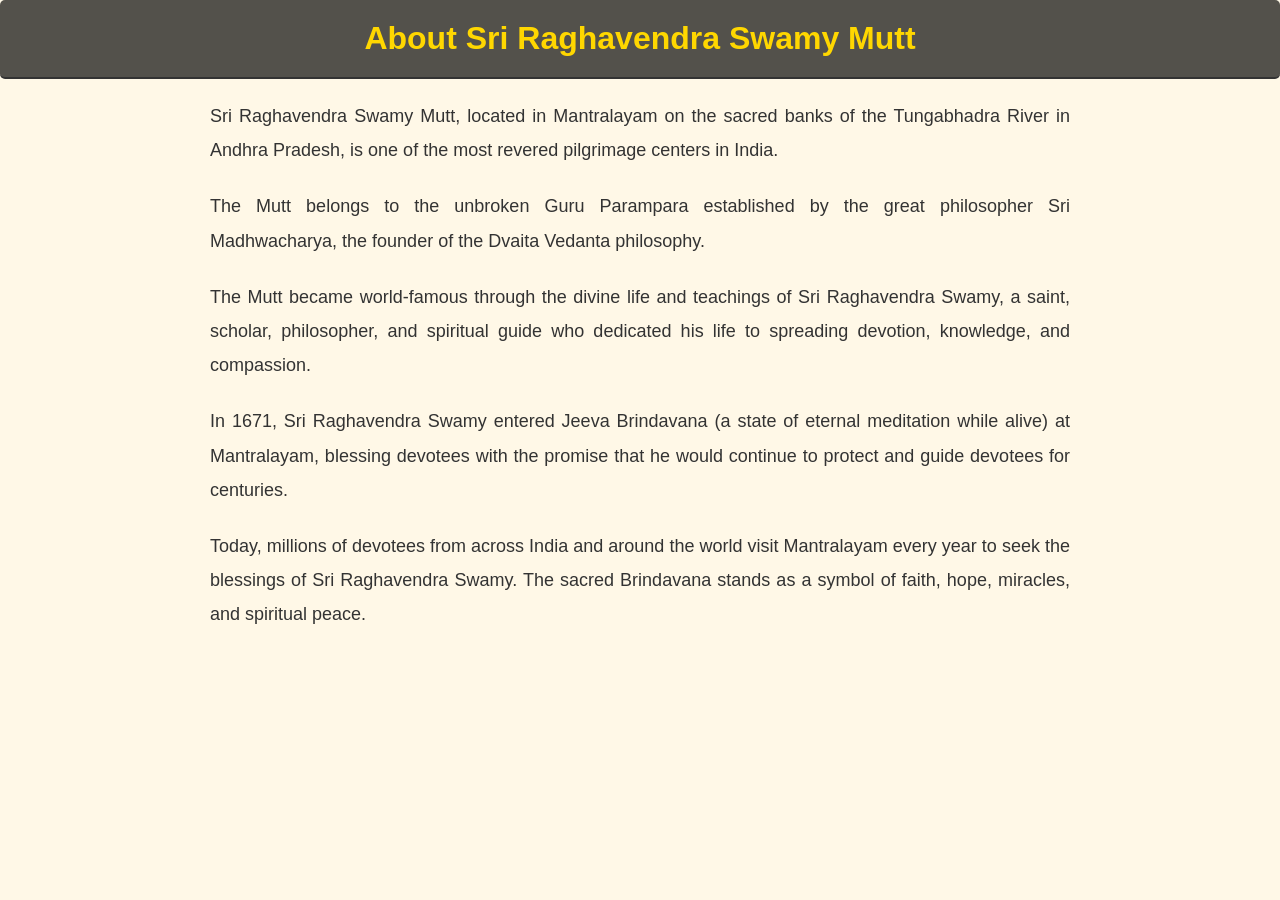
<file: about.html>
<!DOCTYPE html>
<html>
<head>
    <meta charset="UTF-8">
    <title>My Web Page</title>
    <link rel="stylesheet" type="text/css" href="style.css">
</head>
<body>
    <h1 id="Hh1">About Sri Raghavendra Swamy Mutt</h1>
    <div class="history-content">
    <p>Sri Raghavendra Swamy Mutt, located in Mantralayam on the sacred banks of the Tungabhadra River in Andhra Pradesh, is one of the most revered pilgrimage centers in India.</p>

    <p>The Mutt belongs to the unbroken Guru Parampara established by the great philosopher Sri Madhwacharya, the founder of the Dvaita Vedanta philosophy.</p>

    <p>The Mutt became world-famous through the divine life and teachings of Sri Raghavendra Swamy, a saint, scholar, philosopher, and spiritual guide who dedicated his life to spreading devotion, knowledge, and compassion.</p>

    <p>In 1671, Sri Raghavendra Swamy entered Jeeva Brindavana (a state of eternal meditation while alive) at Mantralayam, blessing devotees with the promise that he would continue to protect and guide devotees for centuries.</p>

    <p>Today, millions of devotees from across India and around the world visit Mantralayam every year to seek the blessings of Sri Raghavendra Swamy. The sacred Brindavana stands as a symbol of faith, hope, miracles, and spiritual peace.</p>
</div>
</file>
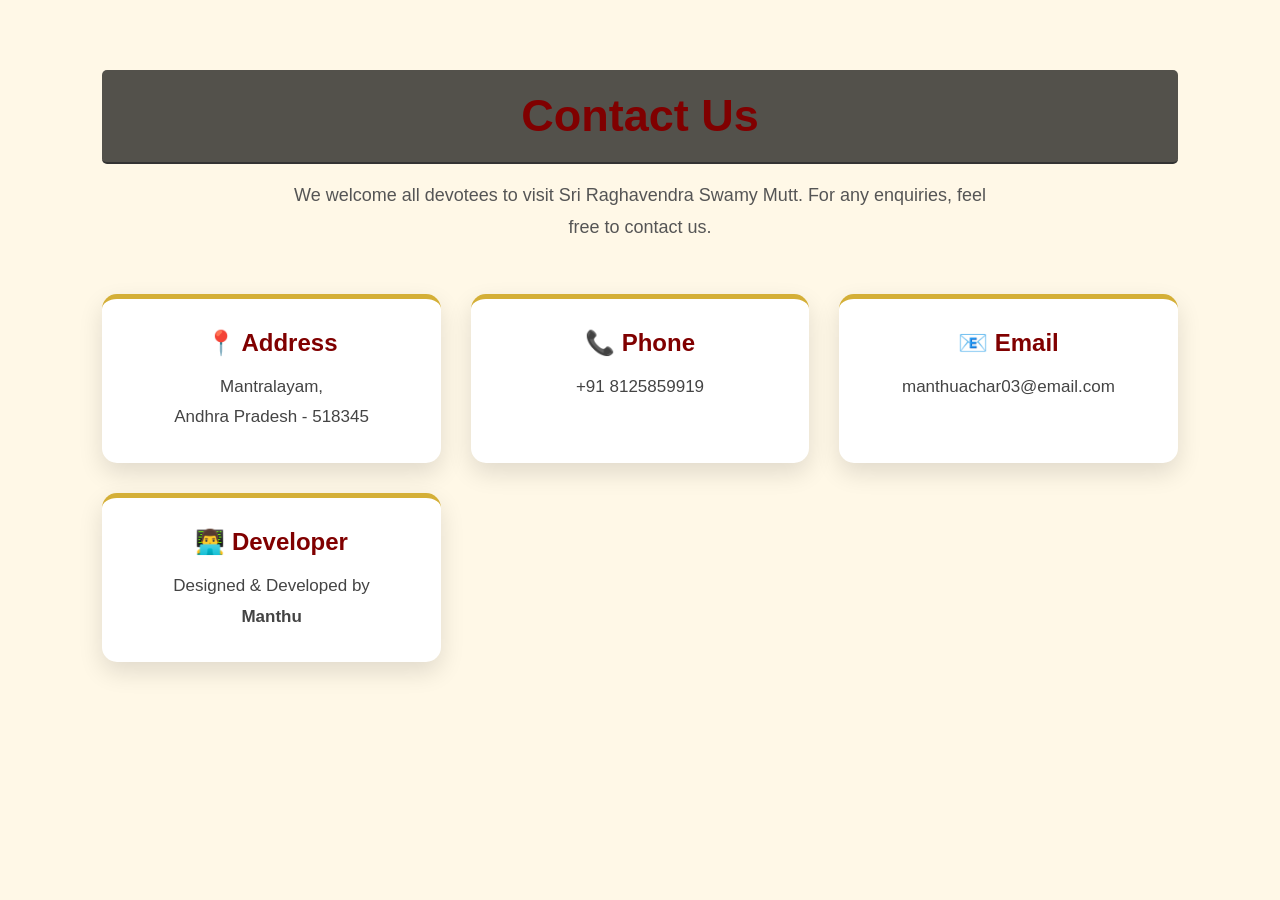
<file: contact.html>
<!DOCTYPE html>
<html>
<head>
    <meta charset="UTF-8">
    <title>My Web Page</title>
    <link rel="stylesheet" type="text/css" href="style.css">
</head>
<body>
        <script src="script.js"></script>
        <section class="contact">

    <h1>Contact Us</h1>
    <p class="contact-text">
        We welcome all devotees to visit Sri Raghavendra Swamy Mutt. For any enquiries,
        feel free to contact us.
    </p>

    <div class="contact-container">

        <div class="contact-card">
            <h2>📍 Address</h2>
            <p>Mantralayam,<br>Andhra Pradesh - 518345</p>
        </div>

        <div class="contact-card">
            <h2>📞 Phone</h2>
            <p>+91 8125859919</p>
        </div>

        <div class="contact-card">
            <h2>📧 Email</h2>
            <p>manthuachar03@email.com</p>
        </div>

        <div class="contact-card">
            <h2>👨‍💻 Developer</h2>
            <p>Designed & Developed by <br><strong>Manthu</strong></p>
        </div>

    </div>

</section>
</body>
</html>
</file>
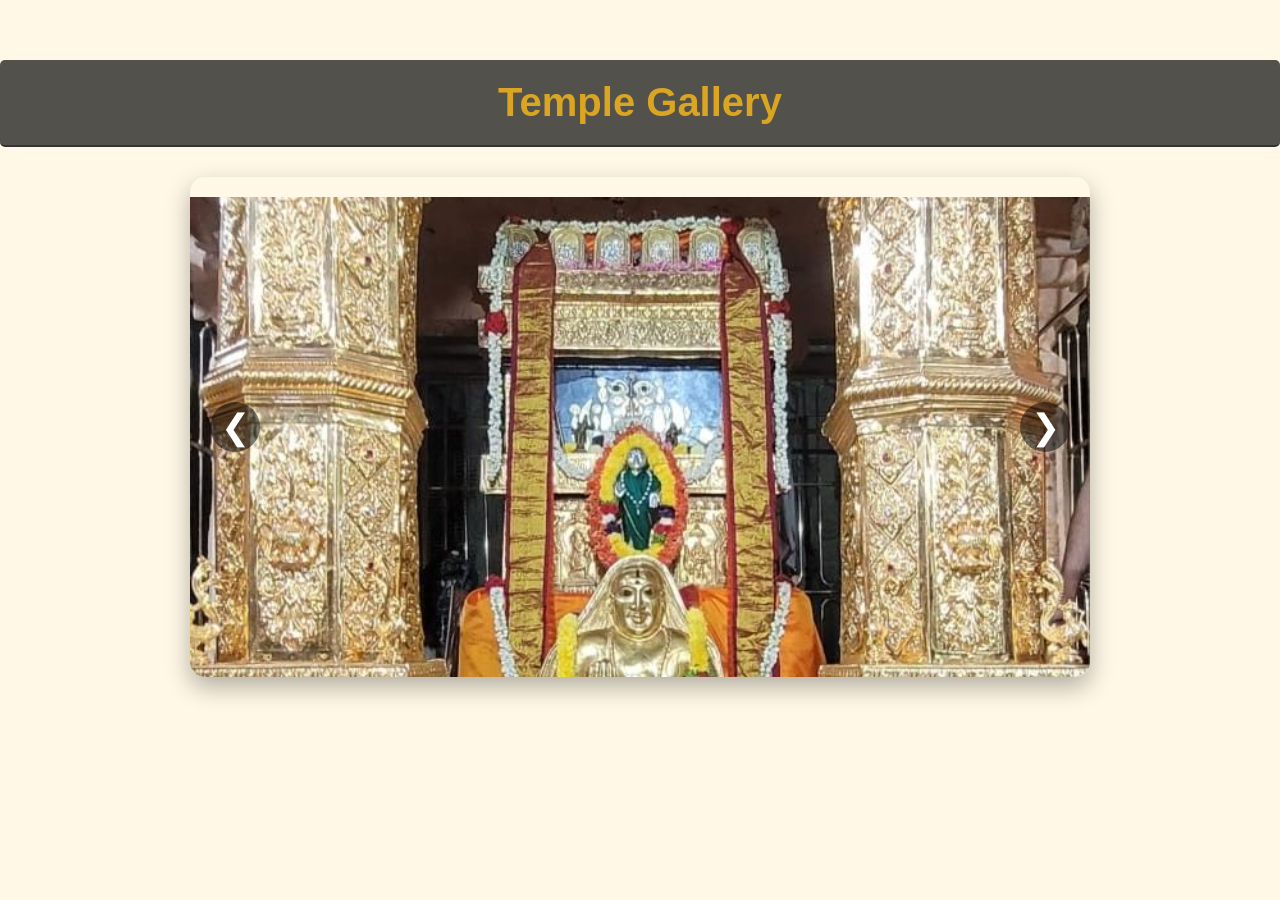
<file: gallery.html>
<!DOCTYPE html>
<html>
<head>
    <meta charset="UTF-8">
    <title>My Web Page</title>
    <link rel="stylesheet" type="text/css" href="style.css">
</head>
<body>
    <script src="script.js"></script>
<section class="gallery">

    <h1>Temple Gallery</h1>

    <div class="slider">

        <button class="prev">&#10094;</button>

        <div class="slides">

            <img src="WhatsApp Image 2026-07-05 at 3.17.50 PM.jpeg" class="slide active">
            <img src="WhatsApp Image 2026-07-05 at 3.29.15 PM.jpeg" class="slide">
            <img src="WhatsApp Image 2026-07-05 at 3.29.14 PM.jpeg" class="slide">
            <img src="WhatsApp Image 2026-07-05 at 3.17.52 PM (1).jpeg" class="slide">
            <img src="WhatsApp Image 2026-07-05 at 3.17.52 PM.jpeg" class="slide">

        </div>

        <button class="next">&#10095;</button>

    </div>

</section>
</body>
</html>
</file>
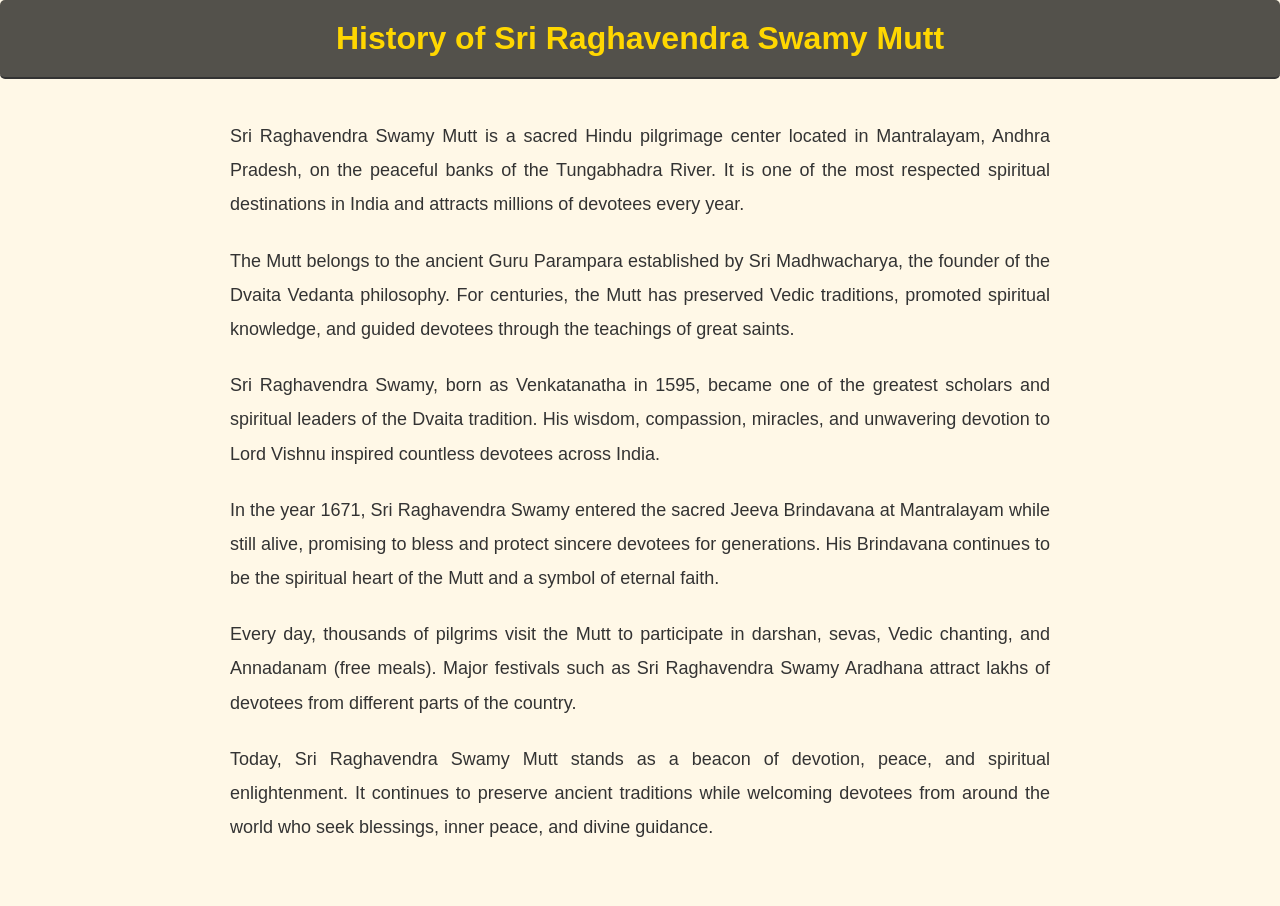
<file: history.html>
<!DOCTYPE html>
<html>
    <head>
        <meta charset="UTF-8">
        <title>My Web Page</title>
        <link rel="stylesheet" type="text/css" href="style.css">
    
    </head>
    <body>
        <h1 id="Hh2">History of Sri Raghavendra Swamy Mutt</h1>
        <div class="history-content">
           <div class="history-content">

    <p>
        Sri Raghavendra Swamy Mutt is a sacred Hindu pilgrimage center located in Mantralayam, Andhra Pradesh, on the peaceful banks of the Tungabhadra River. It is one of the most respected spiritual destinations in India and attracts millions of devotees every year.
    </p>

    <p>
        The Mutt belongs to the ancient Guru Parampara established by Sri Madhwacharya, the founder of the Dvaita Vedanta philosophy. For centuries, the Mutt has preserved Vedic traditions, promoted spiritual knowledge, and guided devotees through the teachings of great saints.
    </p>

    <p>
        Sri Raghavendra Swamy, born as Venkatanatha in 1595, became one of the greatest scholars and spiritual leaders of the Dvaita tradition. His wisdom, compassion, miracles, and unwavering devotion to Lord Vishnu inspired countless devotees across India.
    </p>

    <p>
        In the year 1671, Sri Raghavendra Swamy entered the sacred Jeeva Brindavana at Mantralayam while still alive, promising to bless and protect sincere devotees for generations. His Brindavana continues to be the spiritual heart of the Mutt and a symbol of eternal faith.
    </p>

    <p>
        Every day, thousands of pilgrims visit the Mutt to participate in darshan, sevas, Vedic chanting, and Annadanam (free meals). Major festivals such as Sri Raghavendra Swamy Aradhana attract lakhs of devotees from different parts of the country.
    </p>

    <p>
        Today, Sri Raghavendra Swamy Mutt stands as a beacon of devotion, peace, and spiritual enlightenment. It continues to preserve ancient traditions while welcoming devotees from around the world who seek blessings, inner peace, and divine guidance.
    </p>

</div>
    </body>
</html>
</file>
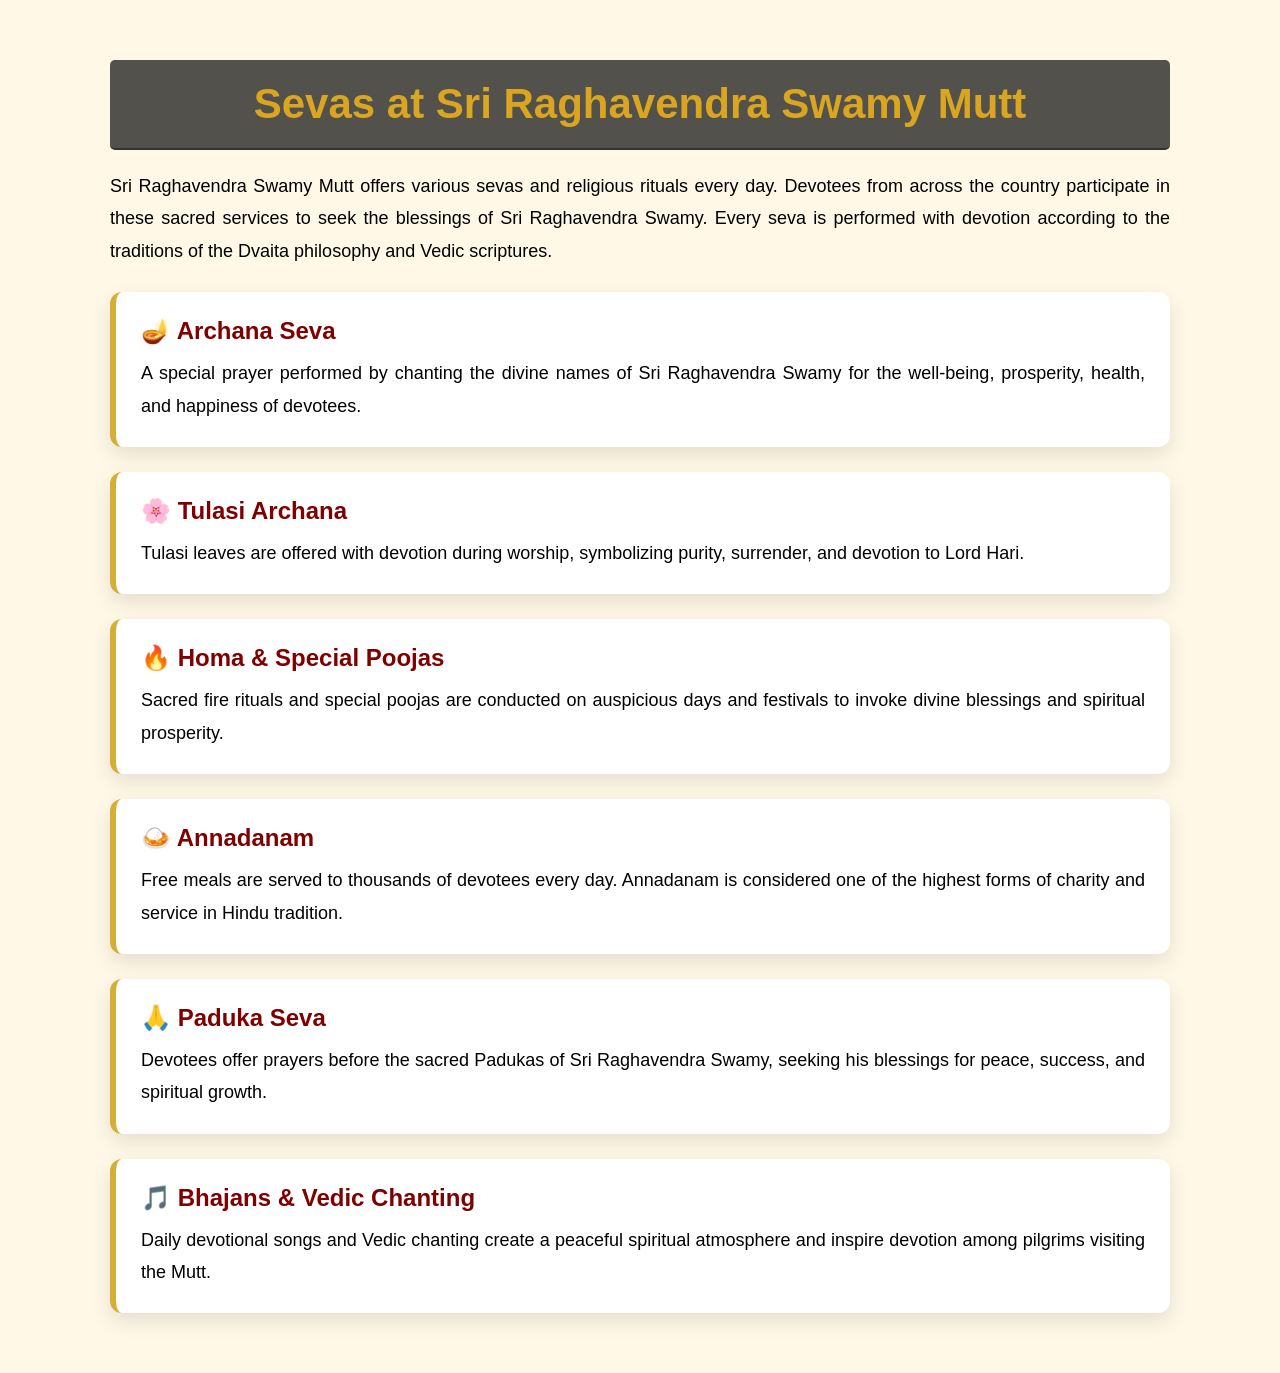
<file: seva.html>
<!DOCTYPE html>
<html>
<head>
    <meta charset="UTF-8">
    <title>My Web Page</title>
    <link rel="stylesheet" type="text/css" href="style.css">
</head>
<body>
        <section class="seva-section">

    <h1>Sevas at Sri Raghavendra Swamy Mutt</h1>

    <p>
        Sri Raghavendra Swamy Mutt offers various sevas and religious rituals every day.
        Devotees from across the country participate in these sacred services to seek the
        blessings of Sri Raghavendra Swamy. Every seva is performed with devotion according
        to the traditions of the Dvaita philosophy and Vedic scriptures.
    </p>

    <div class="seva-card">
        <h2>🪔 Archana Seva</h2>
        <p>
            A special prayer performed by chanting the divine names of Sri Raghavendra Swamy
            for the well-being, prosperity, health, and happiness of devotees.
        </p>
    </div>

    <div class="seva-card">
        <h2>🌸 Tulasi Archana</h2>
        <p>
            Tulasi leaves are offered with devotion during worship, symbolizing purity,
            surrender, and devotion to Lord Hari.
        </p>
    </div>

    <div class="seva-card">
        <h2>🔥 Homa & Special Poojas</h2>
        <p>
            Sacred fire rituals and special poojas are conducted on auspicious days and
            festivals to invoke divine blessings and spiritual prosperity.
        </p>
    </div>

    <div class="seva-card">
        <h2>🍛 Annadanam</h2>
        <p>
            Free meals are served to thousands of devotees every day. Annadanam is considered
            one of the highest forms of charity and service in Hindu tradition.
        </p>
    </div>

    <div class="seva-card">
        <h2>🙏 Paduka Seva</h2>
        <p>
            Devotees offer prayers before the sacred Padukas of Sri Raghavendra Swamy,
            seeking his blessings for peace, success, and spiritual growth.
        </p>
    </div>

    <div class="seva-card">
        <h2>🎵 Bhajans & Vedic Chanting</h2>
        <p>
            Daily devotional songs and Vedic chanting create a peaceful spiritual atmosphere
            and inspire devotion among pilgrims visiting the Mutt.
        </p>
    </div>

</section>
</file>
<file: style.css>
.logo {
    width: 150px;
    height: auto;
    border-radius: 5px;
    box-shadow: 0 2px 8px rgba(0, 0, 0, 0.2);
    display: block;
    margin: 10px 0;
}
ul{
    list-style-type: none;
    padding: 0;
    margin: 20px 0;
    overflow: hidden;
    background-color: #333;
    align-items: center;
}
li{
    float: left;

}
li a{
    display: block;
    color: hsla(0, 12%, 92%, 0.959);
    text-align: center;
    padding: 45px 59px;
    text-decoration: none;
    
    

}
li a:hover{
    background-color:grey;
}
h1{
    text-align: center;
    color: gold;
    padding: 20px;
    border-bottom: 2px solid #333;
    border-radius: 5px;
    background-color: #0a0a0ab2;
}
img{
    display: block;
    margin: 20px auto;
    max-width: 100%;
    height: auto;
    align-items: center;
}
.history-content{
    max-width:900px;
    margin:auto;
}

.history-content p{
    font-size:18px;
    line-height:1.9;
    margin-bottom:20px;
    text-align:justify;
}
.history-content{
    max-width:900px;
    margin:auto;
    padding:20px;
}

.history-content p{
    font-size:18px;
    line-height:1.9;
    text-align:justify;
    color:#333;
    margin-bottom:22px;
}
*{
    margin:0;
    padding:0;
    box-sizing:border-box;
}

body{
    background:#FFF8E7;
    font-family:Arial, Helvetica, sans-serif;
}

.gallery{
    width:100%;
    padding:60px 0;
    text-align:center;
}

.gallery h1{
    color:goldenrod;
    margin-bottom:30px;
    font-size:40px;
    background:#0a0a0ab2;
}

.slider{
    width:80%;
    max-width:900px;
    margin:auto;
    position:relative;
    overflow:hidden;
    border-radius:15px;
    box-shadow:0 10px 25px rgba(0,0,0,.3);
}

.slides{
    position:relative;
    width:100%;
    height:500px;
}

.slide{
    position:absolute;
    width:100%;
    height:100%;
    object-fit:cover;
    opacity:0;
    transition:opacity .8s ease;
}

.slide.active{
    opacity:1;
}

.prev,
.next{
    position:absolute;
    top:50%;
    transform:translateY(-50%);
    background:rgba(0,0,0,.5);
    color:white;
    border:none;
    font-size:35px;
    width:50px;
    height:50px;
    cursor:pointer;
    border-radius:50%;
    z-index:10;
}

.prev{
    left:20px;
}

.next{
    right:20px;
}

.prev:hover,
.next:hover{
    background:gold;
    color:black;
}

@media(max-width:768px){

.slider{
    width:95%;
}

.slides{
    height:280px;
}

.gallery h1{
    font-size:30px;
}

}
.seva-section{
    max-width:1100px;
    margin:auto;
    padding:60px 20px;
}

.seva-section h1{
    text-align:center;
    color:goldenrod;
    font-size:42px;
    margin-bottom:20px;
}

.seva-section p{
    text-align:justify;
    line-height:1.8;
    font-size:18px;
}

.seva-card{
    background:#fff;
    margin-top:25px;
    padding:25px;
    border-left:6px solid #D4AF37;
    border-radius:12px;
    box-shadow:0 8px 20px rgba(0,0,0,0.1);
    transition:0.4s;
}

.seva-card:hover{
    transform:translateY(-8px);
    box-shadow:0 12px 30px rgba(0,0,0,0.2);
}

.seva-card h2{
    color:#800000;
    margin-bottom:12px;
}
.contact{
    width:100%;
    min-height:100vh;
    padding:70px 8%;
    background:#FFF8E7;
}

.contact h1{
    text-align:center;
    font-size:45px;
    color:#800000;
    margin-bottom:15px;
}

.contact-text{
    text-align:center;
    max-width:700px;
    margin:0 auto 50px;
    color:#555;
    font-size:18px;
    line-height:1.8;
}

.contact-container{
    display:grid;
    grid-template-columns:repeat(auto-fit,minmax(260px,1fr));
    gap:30px;
}

.contact-card{
    background:#fff;
    padding:30px;
    border-radius:15px;
    text-align:center;
    box-shadow:0 10px 25px rgba(0,0,0,.12);
    transition:.4s;
    border-top:5px solid #D4AF37;
}

.contact-card:hover{
    transform:translateY(-10px);
    box-shadow:0 18px 35px rgba(0,0,0,.2);
}

.contact-card h2{
    color:#800000;
    margin-bottom:15px;
    font-size:24px;
}

.contact-card p{
    color:#444;
    line-height:1.8;
    font-size:17px;
}

@media(max-width:768px){

.contact h1{
    font-size:35px;
}

.contact-text{
    font-size:16px;
}

}
</file>
